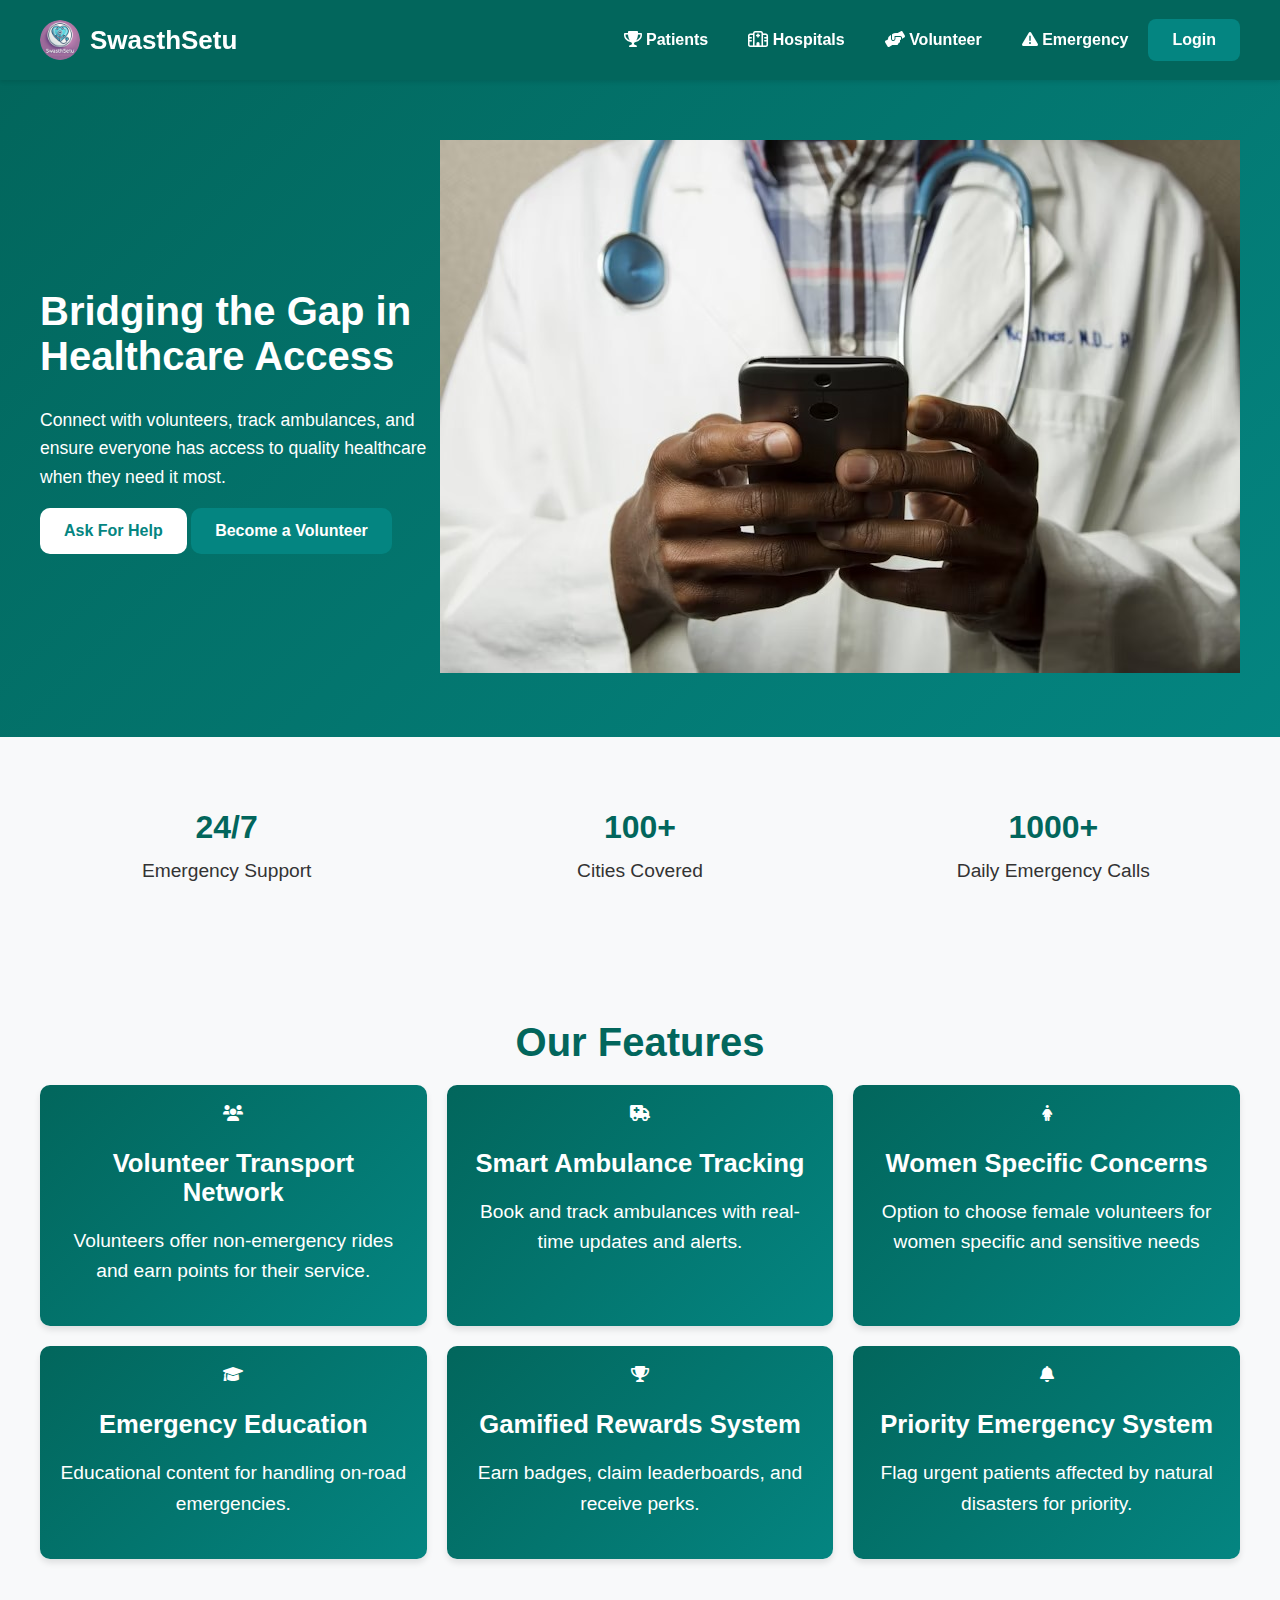
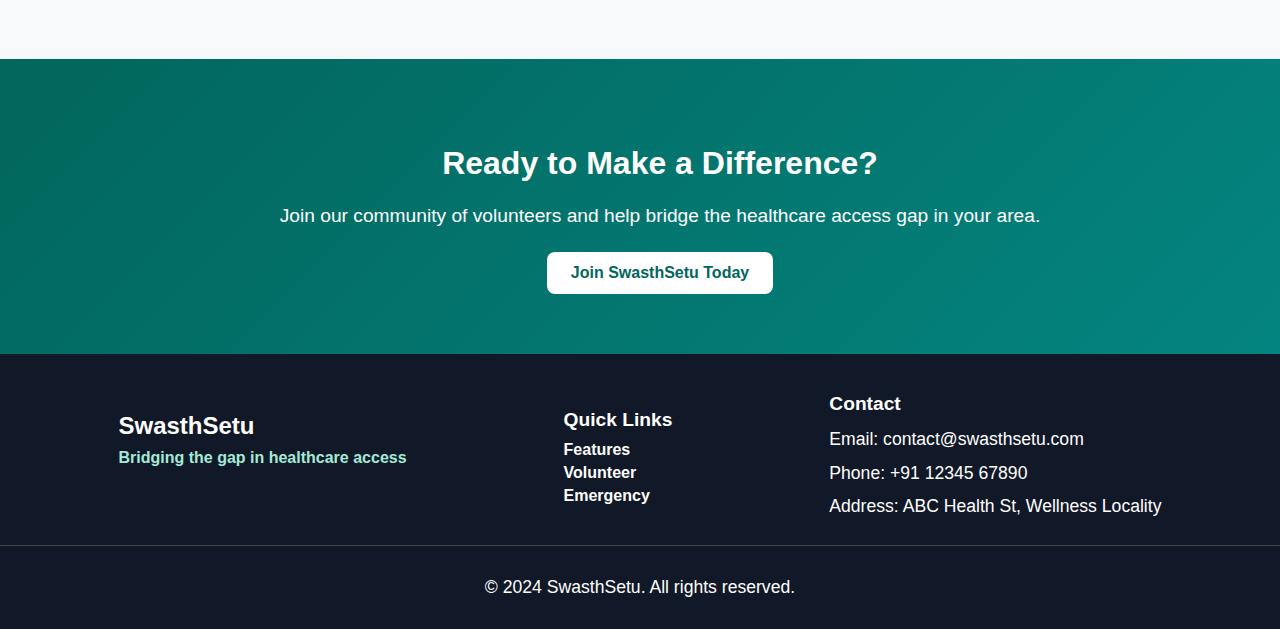
<file: index.html>
<!DOCTYPE html>
<html lang="en">
  <head>
    <meta charset="UTF-8" />
    <meta name="viewport" content="width=device-width, initial-scale=1.0" />
    <title>SwasthSetu - Healthcare Access</title>
    <link rel="stylesheet" href="style.css" />
    <link
      rel="stylesheet"
      href="https://cdnjs.cloudflare.com/ajax/libs/font-awesome/6.0.0/css/all.min.css"
    />
    <script defer src="script.js"></script>
  </head>
  <body>
    <!-- Navbar -->
    <header>
      <nav>
        <div class="logo-container">
          <img src="logo.png" alt="SwasthSetu Logo" class="logo-img" />
          <div class="logo-title">SwasthSetu</div>
        </div>
        <ul class="nav-links">
          <li>
            <a href="Patients.html"><i class="fas fa-trophy"></i> Patients</a>
          </li>
          <li>
            <a href="hospitals.html"
              ><i class="fa-regular fa-hospital"></i> Hospitals</a
            >
          </li>
          <li>
            <a href="leaderboard.html"
              ><i class="fas fa-hands-helping"></i> Volunteer</a
            >
          </li>
          <li>
            <a href="Emergency.html">
              <i class="fas fa-exclamation-triangle"></i> Emergency
            </a>
          </li>
        </ul>

        <a href="login.html" class="get-started">Login</a>
      </nav>
    </header>

    <!-- Hero Section -->
    <section class="hero">
      <div class="hero-content">
        <h1>Bridging the Gap in Healthcare Access</h1>
        <p>
          Connect with volunteers, track ambulances, and ensure everyone has
          access to quality healthcare when they need it most.
        </p>
        <div class="hero-buttons">
          <button
            class="btn btn-white"
            onclick="document.location='AskForHelpForm.html'"
          >
            Ask For Help
          </button>
          <button
            class="btn btn-teal"
            onclick="document.location='BecomeAvolunteerForm.html'"
          >
            Become a Volunteer
          </button>
        </div>
      </div>
      <div class="hero-image">
        <img src="doctor-image.jpg" alt="Doctor holding a phone" />
      </div>
    </section>

    <!-- Stats Section -->
    <section class="stats">
      <div class="stat">
        <h3>24/7</h3>
        <p>Emergency Support</p>
      </div>
      <div class="stat">
        <h3>100+</h3>
        <p>Cities Covered</p>
      </div>
      <div class="stat">
        <h3>1000+</h3>
        <p>Daily Emergency Calls</p>
      </div>
    </section>

    <!-- Features Section -->
    <section id="features" class="features">
      <h2>Our Features</h2>
      <div class="feature-grid">
        <div class="feature-item">
          <i class="fas fa-users"></i>
          <h3>Volunteer Transport Network</h3>
          <p>
            Volunteers offer non-emergency rides and earn points for their
            service.
          </p>
        </div>
        <div class="feature-item">
          <i class="fas fa-ambulance"></i>
          <h3>Smart Ambulance Tracking</h3>
          <p>Book and track ambulances with real-time updates and alerts.</p>
        </div>
        <div class="feature-item">
          <i class="fas fa-person-dress"></i>
          <h3>Women Specific Concerns</h3>
          <p>
            Option to choose female volunteers for women specific and sensitive
            needs
          </p>
        </div>
        <div class="feature-item">
          <i class="fas fa-graduation-cap"></i>
          <h3>Emergency Education</h3>
          <p>Educational content for handling on-road emergencies.</p>
        </div>
        <div class="feature-item">
          <i class="fas fa-trophy"></i>
          <h3>Gamified Rewards System</h3>
          <p>Earn badges, claim leaderboards, and receive perks.</p>
        </div>
        <div class="feature-item">
          <i class="fas fa-bell"></i>
          <h3>Priority Emergency System</h3>
          <p>
            Flag urgent patients affected by natural disasters for priority.
          </p>
        </div>
      </div>
    </section>

    <!-- Call to Action -->
    <section id="get-started" class="cta-section">
      <h2>Ready to Make a Difference?</h2>
      <p>
        Join our community of volunteers and help bridge the healthcare access
        gap in your area.
      </p>
      <button
        class="btn btn-teal"
        onclick="document.location='BecomeAvolunteerForm.html'"
      >
        Join SwasthSetu Today
      </button>
    </section>

    <!-- Footer -->
    <footer>
      <div class="footer-content">
        <div class="footer-logo">
          <div>SwasthSetu</div>
          <p>Bridging the gap in healthcare access</p>
        </div>
        <div class="footer-links">
          <h3>Quick Links</h3>
          <ul>
            <li><a href="#features">Features</a></li>
            <li>
              <a
                href="#volunteer"
                onclick="document.location='BecomeAvolunteerForm.html'"
                >Volunteer</a
              >
            </li>
            <li>
              <a href="#emergency" onclick="document.location='Emergency.html'"
                >Emergency</a
              >
            </li>
          </ul>
        </div>
        <div class="footer-contact">
          <h3>Contact</h3>
          <p>Email: contact@swasthsetu.com</p>
          <p>Phone: +91 12345 67890</p>
          <p>Address: ABC Health St, Wellness Locality</p>
        </div>
      </div>
    </footer>

    <footer class="footer-bottom">
      <p>&copy; 2024 SwasthSetu. All rights reserved.</p>
    </footer>

    <script
      data-name="BMC-Widget"
      data-cfasync="false"
      src="https://cdnjs.buymeacoffee.com/1.0.0/widget.prod.min.js"
      data-id="InsaneJSK"
      data-description="Support me on Buy me a coffee!"
      data-message="Thank you for your support!"
      data-color="#FFDD00"
      data-position="Right"
      data-x_margin="18"
      data-y_margin="18"
    ></script>
  </body>
</html>
</file>
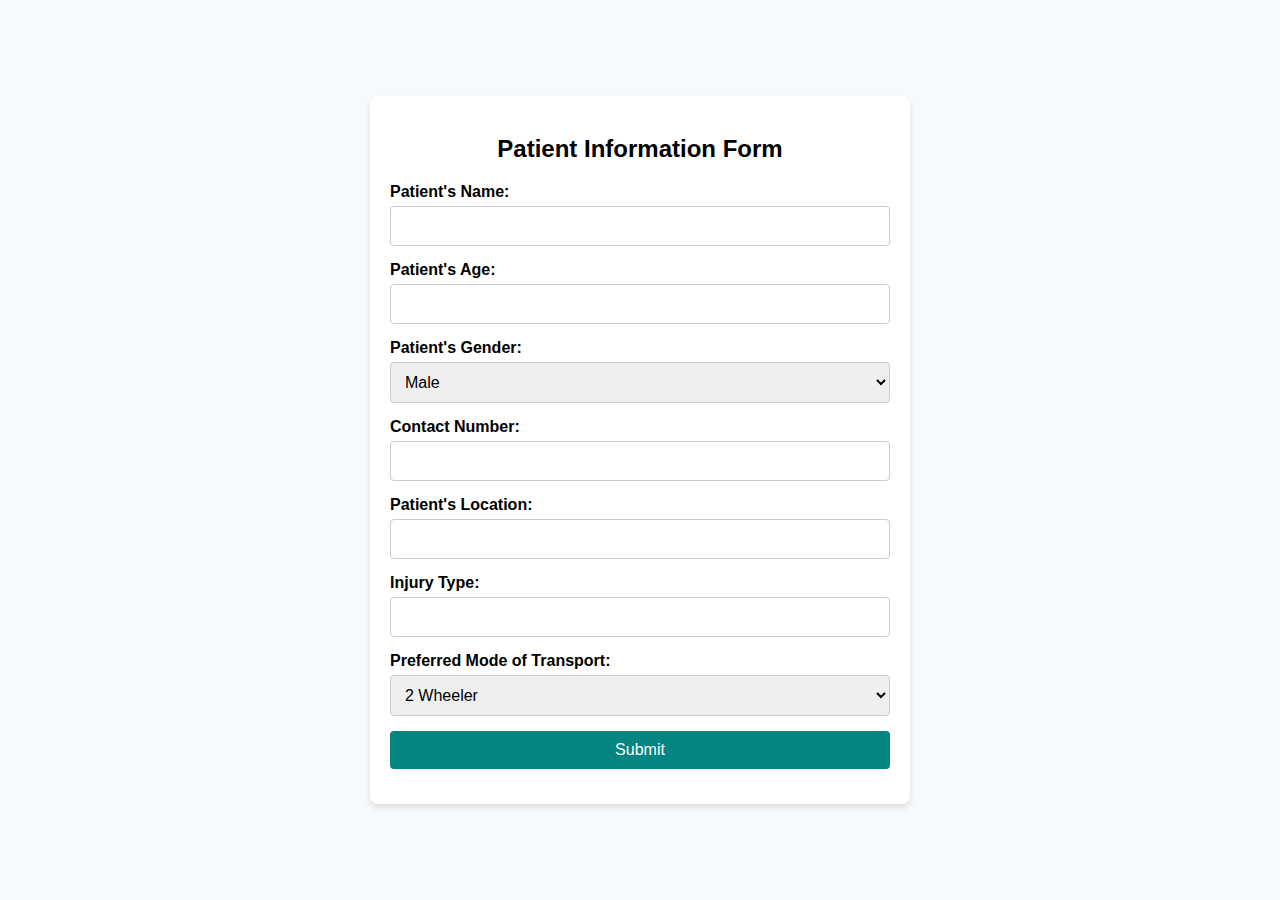
<file: AskForHelpForm.html>
<!DOCTYPE html>
<html lang="en">
<head>
    <meta charset="UTF-8">
    <meta name="viewport" content="width=device-width, initial-scale=1.0">
    <title>Patient Information Form</title>
    <style>
        body {
            margin: 0;
            padding: 0;
            font-family: 'Poppins', sans-serif;
            background-color: #f8f9fa;
            display: flex;
            justify-content: center;
            align-items: center;
            height: 100vh;
        }

        .form-container {
            background-color: white;
            padding: 20px;
            border-radius: 8px;
            box-shadow: 0 4px 6px rgba(0, 0, 0, 0.1);
            width: 100%;
            max-width: 500px;
        }

        h2 {
            font-size: 1.5rem;
            text-align: center;
            margin-bottom: 20px;
        }

        form {
            display: flex;
            flex-direction: column;
        }

        label {
            margin-bottom: 5px;
            font-weight: 600;
        }

        input, select, button {
            padding: 10px;
            margin-bottom: 15px;
            border: 1px solid #ccc;
            border-radius: 4px;
            font-size: 1rem;
        }

        button {
            background-color: #048581;
            color: white;
            border: none;
            cursor: pointer;
            transition: background-color 0.3s ease;
        }

        button:hover {
            background-color: #02665c;
        }
    </style>
    <script>
        document.addEventListener('DOMContentLoaded', function() {
            document.getElementById('patient-form').addEventListener('submit', function(event) {
                event.preventDefault();
                const name = document.getElementById('name').value;
                const age = document.getElementById('age').value;
                const gender = document.getElementById('gender').value;
                const contact = document.getElementById('contact').value;
                const location = document.getElementById('location').value;
                const injury = document.getElementById('injury').value;
                const transport = document.getElementById('transport').value;

                console.log(`Patient's Name: ${name}`);
                console.log(`Patient's Age: ${age}`);
                console.log(`Patient's Gender: ${gender}`);
                console.log(`Contact Number: ${contact}`);
                console.log(`Patient's Location: ${location}`);
                console.log(`Injury Type: ${injury}`);
                console.log(`Preferred Mode of Transport: ${transport}`);

                alert('Form submitted successfully!');
            });
        });
    </script>
</head>
<body>
    <div class="form-container">
        <h2>Patient Information Form</h2>
        <form id="patient-form">
            <label for="name">Patient's Name:</label>
            <input type="text" id="name" name="name" required>

            <label for="age">Patient's Age:</label>
            <input type="number" id="age" name="age" required>

            <label for="gender">Patient's Gender:</label>
            <select id="gender" name="gender" required>
                <option value="male">Male</option>
                <option value="female">Female</option>
                <option value="other">Other</option>
            </select>

            <label for="contact">Contact Number:</label>
            <input type="tel" id="contact" name="contact" required>

            <label for="location">Patient's Location:</label>
            <input type="text" id="location" name="location" required>

            <label for="injury">Injury Type:</label>
            <input type="text" id="injury" name="injury" required>

            <label for="transport">Preferred Mode of Transport:</label>
            <select id="transport" name="transport" required>
                <option value="2-wheeler">2 Wheeler</option>
                <option value="4-wheeler">4 Wheeler</option>
            </select>

            <button type="submit">Submit</button>
        </form>
    </div>
</body>
</html>
</file>
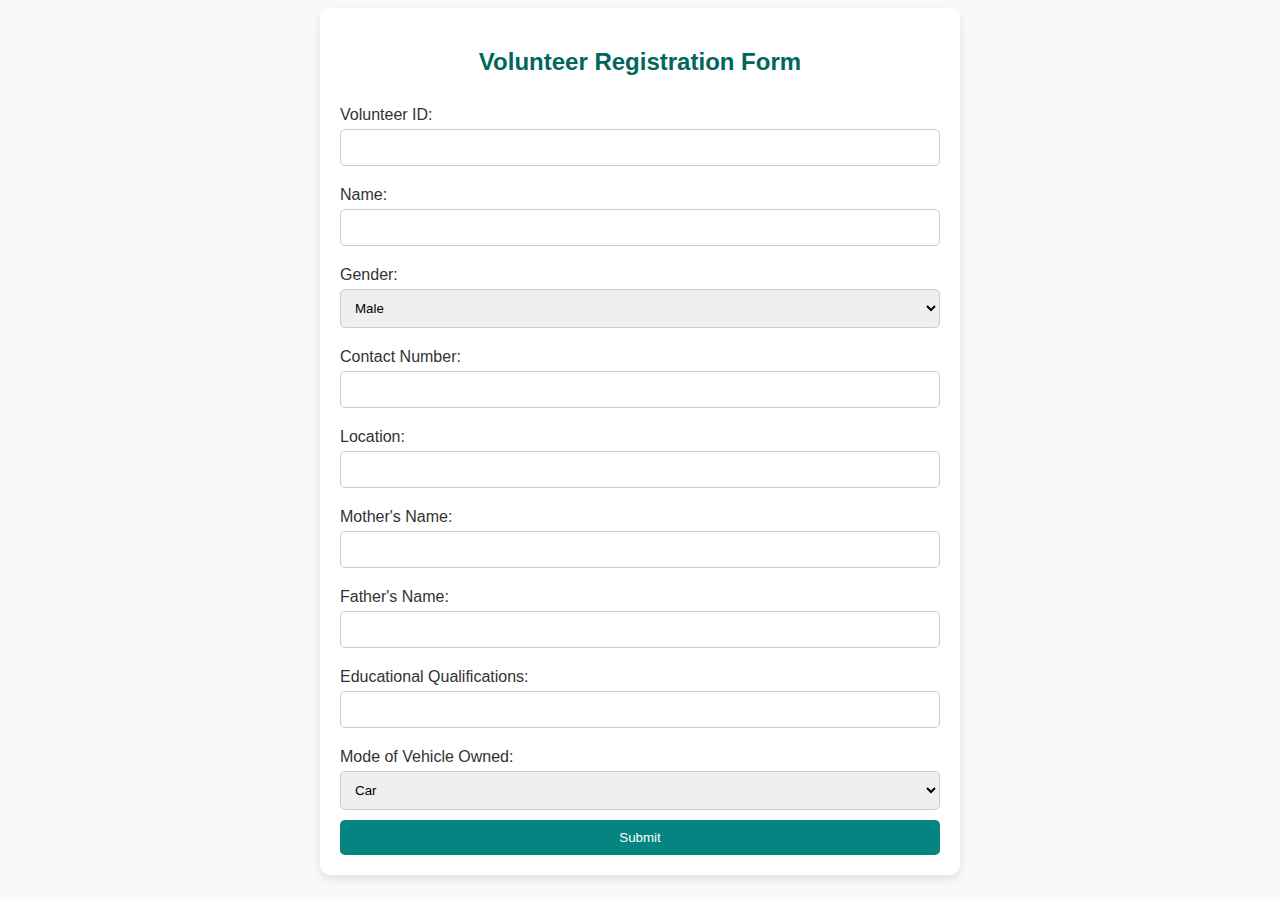
<file: BecomeAvolunteerForm.html>
<!DOCTYPE html>
<html lang="en">
  <head>
    <meta charset="UTF-8" />
    <meta name="viewport" content="width=device-width, initial-scale=1.0" />
    <title>Volunteer Registration - SwasthSetu</title>
    <style>
      body {
        font-family: 'Poppins', sans-serif;
        background-color: #f8f9fa;
        color: #333;
      }
      .container {
        max-width: 600px;
        margin: 0 auto;
        padding: 20px;
        background-color: white;
        border-radius: 10px;
        box-shadow: 0 4px 8px rgba(0, 0, 0, 0.1);
      }
      h2 {
        text-align: center;
        color: #02665c;
      }
      form {
        display: flex;
        flex-direction: column;
      }
      label {
        margin: 10px 0 5px;
      }
      input,
      select {
        padding: 10px;
        border: 1px solid #ccc;
        border-radius: 5px;
        margin-bottom: 10px;
      }
      .btn {
        background-color: #048581;
        color: white;
        padding: 10px;
        border: none;
        border-radius: 5px;
        cursor: pointer;
      }
      .btn:hover {
        background-color: #02665c;
      }
    </style>
    <script>
      function submitForm(event) {
        event.preventDefault();
        console.log("Form Submitted!");
      }
    </script>
  </head>
  <body>
    <div class="container">
      <h2>Volunteer Registration Form</h2>
      <form onsubmit="submitForm(event)">
        <label for="volunteerID">Volunteer ID:</label>
        <input type="text" id="volunteerID" name="volunteerID" required />

        <label for="name">Name:</label>
        <input type="text" id="name" name="name" required />

        <label for="gender">Gender:</label>
        <select id="gender" name="gender" required>
          <option value="male">Male</option>
          <option value="female">Female</option>
          <option value="other">Other</option>
        </select>

        <label for="contact">Contact Number:</label>
        <input type="tel" id="contact" name="contact" required />

        <label for="location">Location:</label>
        <input type="text" id="location" name="location" required />

        <label for="motherName">Mother's Name:</label>
        <input type="text" id="motherName" name="motherName" required />

        <label for="fatherName">Father's Name:</label>
        <input type="text" id="fatherName" name="fatherName" required />

        <label for="education">Educational Qualifications:</label>
        <input type="text" id="education" name="education" required />

        <label for="vehicle">Mode of Vehicle Owned:</label>
        <select id="vehicle" name="vehicle" required>
          <option value="car">Car</option>
          <option value="bike">Bike</option>
          <option value="cycle">Cycle</option>
          <option value="none">None</option>
        </select>

        <button type="submit" class="btn">Submit</button>
      </form>
    </div>
  </body>
</html>
</file>
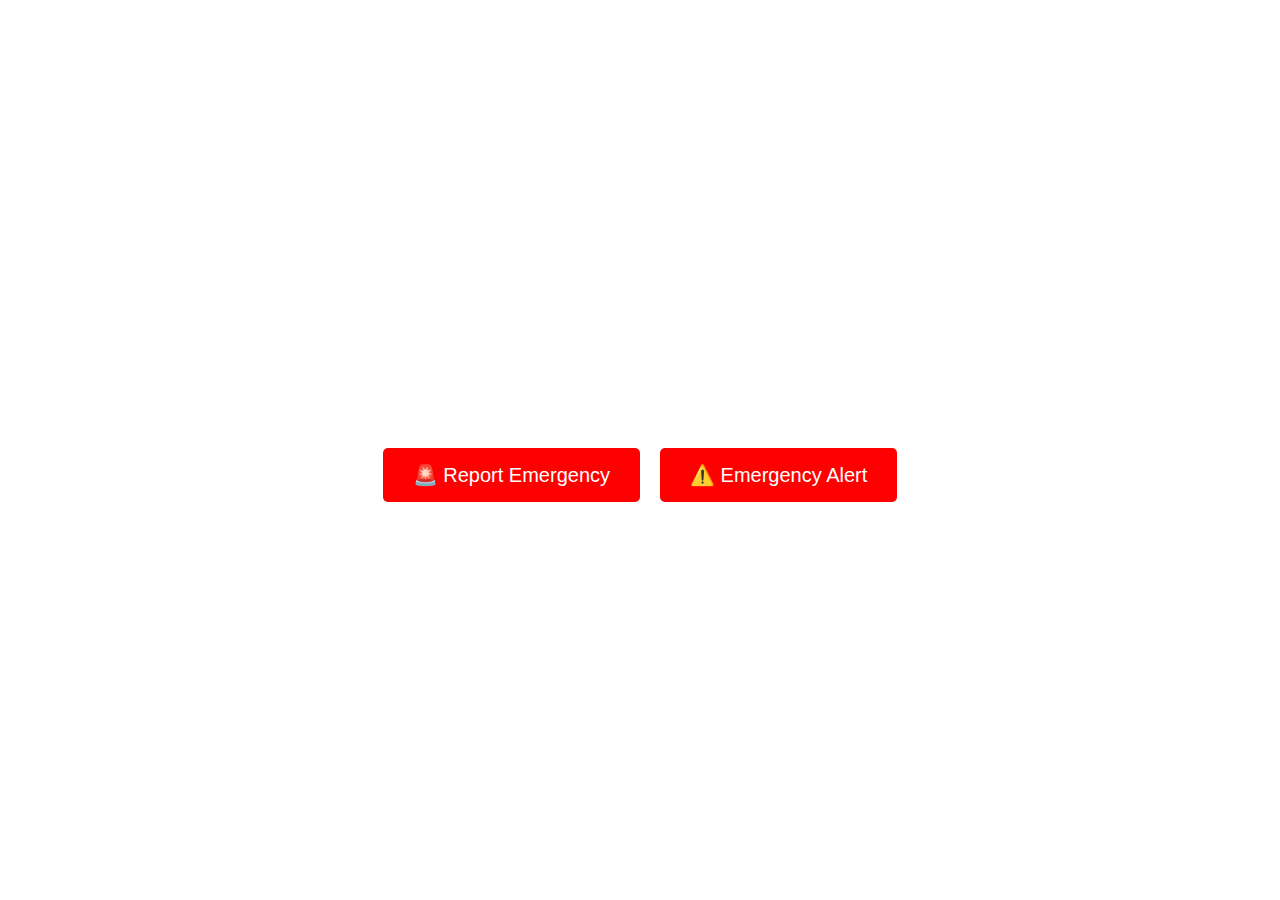
<file: Emergency.html>
<!DOCTYPE html>
<html lang="en">
  <head>
    <meta charset="UTF-8" />
    <meta name="viewport" content="width=device-width, initial-scale=1.0" />
    <title>Emergency System</title>
    <style>
      /* General Styles */
      body {
        font-family: Arial, sans-serif;
        margin: 0;
        padding: 0;
        display: flex;
        flex-direction: column;
        align-items: center;
        justify-content: center;
        height: 100vh;
      }

      /* Emergency Button Container */
      .button-container {
        margin-top: 50px;
        display: flex;
        justify-content: center;
      }

      /* Emergency Buttons */
      .report-emergency,
      .emergency-alert {
        background-color: red;
        color: white;
        font-size: 20px;
        padding: 15px 30px;
        border: none;
        border-radius: 5px;
        cursor: pointer;
        margin: 10px;
      }

      .report-emergency:hover,
      .emergency-alert:hover {
        background-color: darkred;
      }

      /* Emergency Modal */
      .modal {
        display: none; /* Initially hidden */
        position: fixed; /* Stay in place */
        z-index: 1; /* Sit on top */
        left: 0;
        top: 0;
        width: 100%; /* Full width */
        height: 100%; /* Full height */
        overflow: auto; /* Enable scroll if needed */
        background-color: rgba(0, 0, 0, 0.4); /* Black w/ opacity */
      }

      /* Modal Content */
      .modal-content {
        background-color: white;
        margin: 15% auto; /* 15% from the top and centered */
        padding: 20px;
        border: 1px solid #888;
        width: 80%; /* Could be more narrow */
      }

      /* Close Button (x) */
      .close {
        color: #fff;
        float: right;
        font-size: 30px;
        font-weight: bold;
      }

      .close:hover,
      .close:focus {
        color: black;
        cursor: pointer;
      }

      /* Emergency Alert Details */
      .patient {
        margin-bottom: 10px;
      }

      .alert {
        margin-top: 20px;
        padding: 10px;
        border-radius: 5px;
        background-color: #ffeb3b;
        color: #333;
        display: none;
      }
    </style>
  </head>
  <body>
    <div class="button-container">
      <button class="report-emergency" id="report-emergency-btn">
        🚨 Report Emergency
      </button>
      <button class="emergency-alert" id="emergency-alert-btn">
        ⚠️ Emergency Alert
      </button>
    </div>

    <div id="alerts"></div>

    <div id="emergency-modal" class="modal">
      <div class="modal-content">
        <span class="close">&times;</span>
        <h2>Emergency Alert</h2>
        <p>Enter details of the emergency to notify volunteers.</p>
        <input
          type="text"
          id="emergency-location"
          placeholder="Enter affected area"
        />
        <textarea
          id="emergency-details"
          placeholder="Describe the situation"
        ></textarea>
        <button id="send-alert">Send Alert</button>
      </div>
    </div>

    <script>
      // Get modal elements
      const modal = document.getElementById("emergency-modal");
      const reportEmergencyBtn = document.getElementById(
        "report-emergency-btn"
      );
      const emergencyAlertBtn = document.getElementById("emergency-alert-btn");
      const closeBtn = document.querySelector(".close");
      const sendAlertBtn = document.getElementById("send-alert");
      const alertsContainer = document.getElementById("alerts");

      // Open Modal on Click
      reportEmergencyBtn.addEventListener("click", () => {
        modal.style.display = "flex";
      });

      emergencyAlertBtn.addEventListener("click", () => {
        // Mock data for patients affected by a natural disaster
        const patients = [
          {
            id: 1,
            name: "Ravi Gupta",
            condition: "Critical",
            location: "Location 1",
          },
          {
            id: 2,
            name: "Vivek Samtani",
            condition: "Serious",
            location: "Location 2",
          },
        ];

        // Flagging urgent patients
        const urgentPatients = patients.filter(
          (patient) =>
            patient.condition === "Critical" || patient.condition === "Serious"
        );

        // Display notifications to volunteers
        displayAlerts(urgentPatients);
      });

      // Close Modal on Click (× button)
      closeBtn.addEventListener("click", () => {
        modal.style.display = "none";
      });

      // Close Modal if user clicks outside the modal
      window.addEventListener("click", (event) => {
        if (event.target === modal) {
          modal.style.display = "none";
        }
      });

      // Handle Emergency Alert Submission
      sendAlertBtn.addEventListener("click", () => {
        const location = document.getElementById("emergency-location").value;
        const details = document.getElementById("emergency-details").value;

        if (location && details) {
          alert(
            `🚨 Emergency alert sent for ${location}!\nDetails: ${details}`
          );
          modal.style.display = "none";
        } else {
          alert("⚠️ Please fill in all details.");
        }
      });

      // Function to display alerts
      function displayAlerts(urgentPatients) {
        alertsContainer.innerHTML = ""; // Clear previous alerts

        urgentPatients.forEach((patient) => {
          const alertDiv = document.createElement("div");
          alertDiv.classList.add("alert", "patient");
          alertDiv.textContent = `Urgent case: ${patient.name}, Condition: ${patient.condition}, Location: ${patient.location}`;
          alertsContainer.appendChild(alertDiv);
        });

        // Show alert container
        const alerts = document.querySelectorAll(".alert");
        alerts.forEach((alert) => (alert.style.display = "block"));
      }
    </script>
  </body>
</html>
</file>
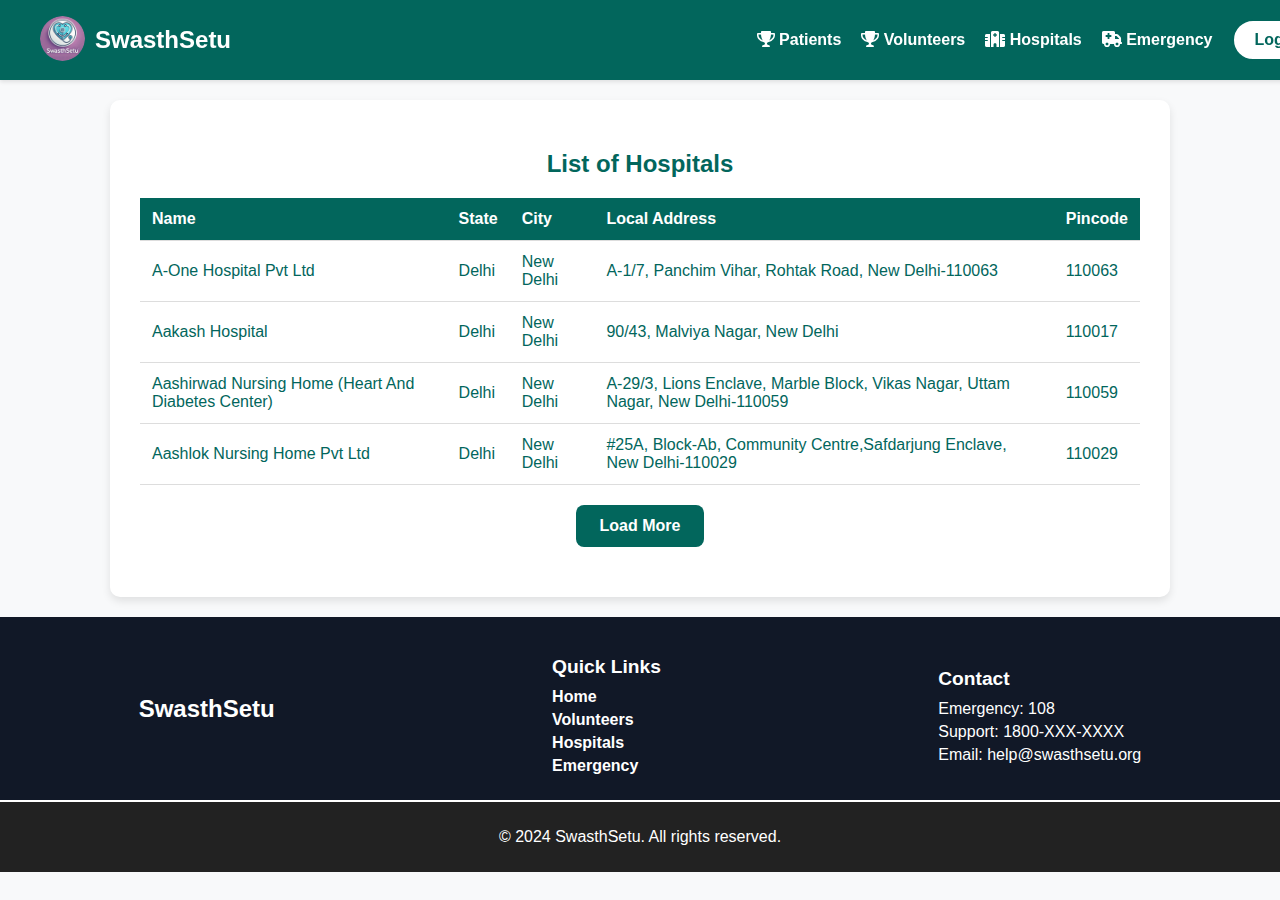
<file: hospitals.html>
<!DOCTYPE html>
<html lang="en">
  <head>
    <meta charset="UTF-8" />
    <meta name="viewport" content="width=device-width, initial-scale=1.0" />
    <title>Hospitals - SwasthSetu</title>
    <link rel="stylesheet" href="hospitals.css" />
    <script src="https://cdnjs.cloudflare.com/ajax/libs/font-awesome/6.0.0/css/all.min.css"></script>
    <link
      rel="stylesheet"
      href="https://cdnjs.cloudflare.com/ajax/libs/font-awesome/6.0.0/css/all.min.css"
    />
  </head>
  <body>
    <!-- Header -->
    <header>
      <nav>
        <div class="logo-container">
          <a href="index.html">
            <img src="logo.png" alt="SwasthSetu Logo" class="logo-img"
          /></a>
          <span class="logo-text">SwasthSetu</span>
        </div>
        <div class="navbar-right">
          <ul class="nav-links">
            <li>
              <a href="Patients.html"><i class="fas fa-trophy"></i> Patients</a>
            </li>
            <li>
              <a href="leaderboard.html"
                ><i class="fas fa-trophy"></i> Volunteers</a
              >
            </li>
            <li>
              <a href="hospitals.html"
                ><i class="fas fa-hospital"></i> Hospitals</a
              >
            </li>
            <li>
              <a href="#emergency"
                ><i class="fas fa-ambulance"></i> Emergency</a
              >
            </li>
          </ul>
          <a href="login.html" class="cta login-btn">Login</a>
        </div>
      </nav>
    </header>

    <!-- Hospitals Table -->
    <section class="hospitals-container">
      <h2>List of Hospitals</h2>
      <table>
        <thead>
          <tr>
            <th>Name</th>
            <th>State</th>
            <th>City</th>
            <th>Local Address</th>
            <th>Pincode</th>
          </tr>
        </thead>
        <tbody>
          <tr>
            <td>A-One Hospital Pvt Ltd</td>
            <td>Delhi</td>
            <td>New Delhi</td>
            <td>A-1/7, Panchim Vihar, Rohtak Road, New Delhi-110063</td>
            <td>110063</td>
          </tr>
          <tr>
            <td>Aakash Hospital</td>
            <td>Delhi</td>
            <td>New Delhi</td>
            <td>90/43, Malviya Nagar, New Delhi</td>
            <td>110017</td>
          </tr>
          <tr>
            <td>Aashirwad Nursing Home (Heart And Diabetes Center)</td>
            <td>Delhi</td>
            <td>New Delhi</td>
            <td>
              A-29/3, Lions Enclave, Marble Block, Vikas Nagar, Uttam Nagar, New
              Delhi-110059
            </td>
            <td>110059</td>
          </tr>
          <tr>
            <td>Aashlok Nursing Home Pvt Ltd</td>
            <td>Delhi</td>
            <td>New Delhi</td>
            <td>
              #25A, Block-Ab, Community Centre,Safdarjung Enclave, New
              Delhi-110029
            </td>
            <td>110029</td>
          </tr>
        </tbody>
      </table>
      <button id="load-more" class="load-more-btn">Load More</button>
    </section>

    <!-- Footer -->
    <footer>
      <div class="footer-content">
        <div class="footer-logo">SwasthSetu</div>
        <div class="footer-links">
          <h3>Quick Links</h3>
          <ul>
            <li><a href="index.html">Home</a></li>
            <li><a href="leaderboard.html">Volunteers</a></li>
            <li><a href="hospitals.html">Hospitals</a></li>
            <li><a href="#emergency">Emergency</a></li>
          </ul>
        </div>
        <div class="footer-contact">
          <h3>Contact</h3>
          <p>Emergency: 108</p>
          <p>Support: 1800-XXX-XXXX</p>
          <p>Email: help@swasthsetu.org</p>
        </div>
      </div>
    </footer>

    <!-- Copyright Footer -->
    <div class="bottom-footer">
      <p>&copy; 2024 SwasthSetu. All rights reserved.</p>
    </div>
  </body>
</html>
</file>
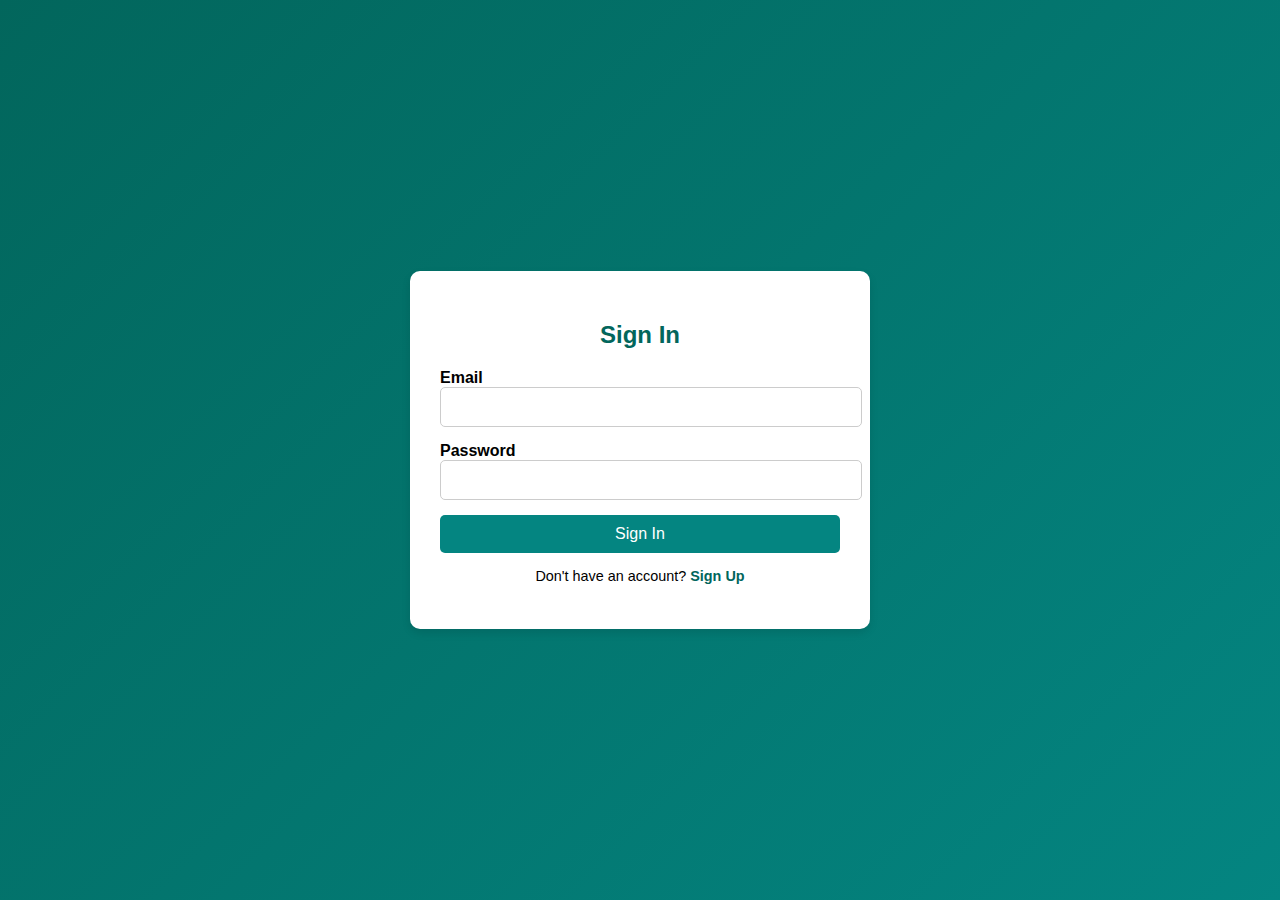
<file: login.html>
<!DOCTYPE html>
<html lang="en">
  <head>
    <meta charset="UTF-8" />
    <meta name="viewport" content="width=device-width, initial-scale=1.0" />
    <title>Login - SwasthSetu</title>
    <link
      rel="stylesheet"
      href="https://cdnjs.cloudflare.com/ajax/libs/font-awesome/6.0.0/css/all.min.css"
    />
    <style>
      /* General Reset */
      body {
        margin: 0;
        padding: 0;
        font-family: 'Poppins', sans-serif;
        display: flex;
        justify-content: center;
        align-items: center;
        height: 100vh;
        background: linear-gradient(135deg, #02665c, #048581);
      }

      /* Login Container */
      .login-container {
        background-color: white;
        padding: 30px;
        border-radius: 10px;
        box-shadow: 0 4px 8px rgba(0, 0, 0, 0.1);
        width: 100%;
        max-width: 400px;
        text-align: center;
      }

      /* Form Title */
      h2 {
        margin-bottom: 20px;
        color: #02665c;
      }

      /* Input Group */
      .input-group {
        margin-bottom: 15px;
        text-align: left;
      }

      .input-group label {
        font-weight: 600;
        display: block;
      }

      .input-group input {
        width: 100%;
        padding: 10px;
        border: 1px solid #ccc;
        border-radius: 5px;
        font-size: 1rem;
      }

      /* Button */
      .btn {
        width: 100%;
        padding: 10px;
        background-color: #048581;
        color: white;
        border: none;
        border-radius: 5px;
        cursor: pointer;
        font-size: 1rem;
        transition: background 0.3s ease;
      }

      .btn:hover {
        background-color: #02665c;
      }

      /* Toggle Text */
      .toggle-text {
        margin-top: 15px;
        font-size: 0.9rem;
      }

      .toggle-text a {
        color: #02665c;
        font-weight: bold;
        text-decoration: none;
      }

      .toggle-text a:hover {
        text-decoration: underline;
      }
    </style>
  </head>
  <body>
    <div class="login-container">
      <div class="form-box">
        <h2>Sign In</h2>
        <form id="login-form">
          <div class="input-group">
            <label for="email">Email</label>
            <input type="email" id="email" required />
          </div>

          <div class="input-group">
            <label for="password">Password</label>
            <input type="password" id="password" required />
          </div>

          <button type="submit" class="btn">Sign In</button>
        </form>
        <p class="toggle-text">
          Don't have an account? <a href="login2.html">Sign Up</a>
        </p>
      </div>
    </div>

    <script>
      document.addEventListener("DOMContentLoaded", function () {
        const loginForm = document.getElementById("login-form");

        loginForm.addEventListener("submit", function (event) {
          event.preventDefault();
          alert("Sign In Successful!");
        });
      });
    </script>
  </body>
</html>
</file>
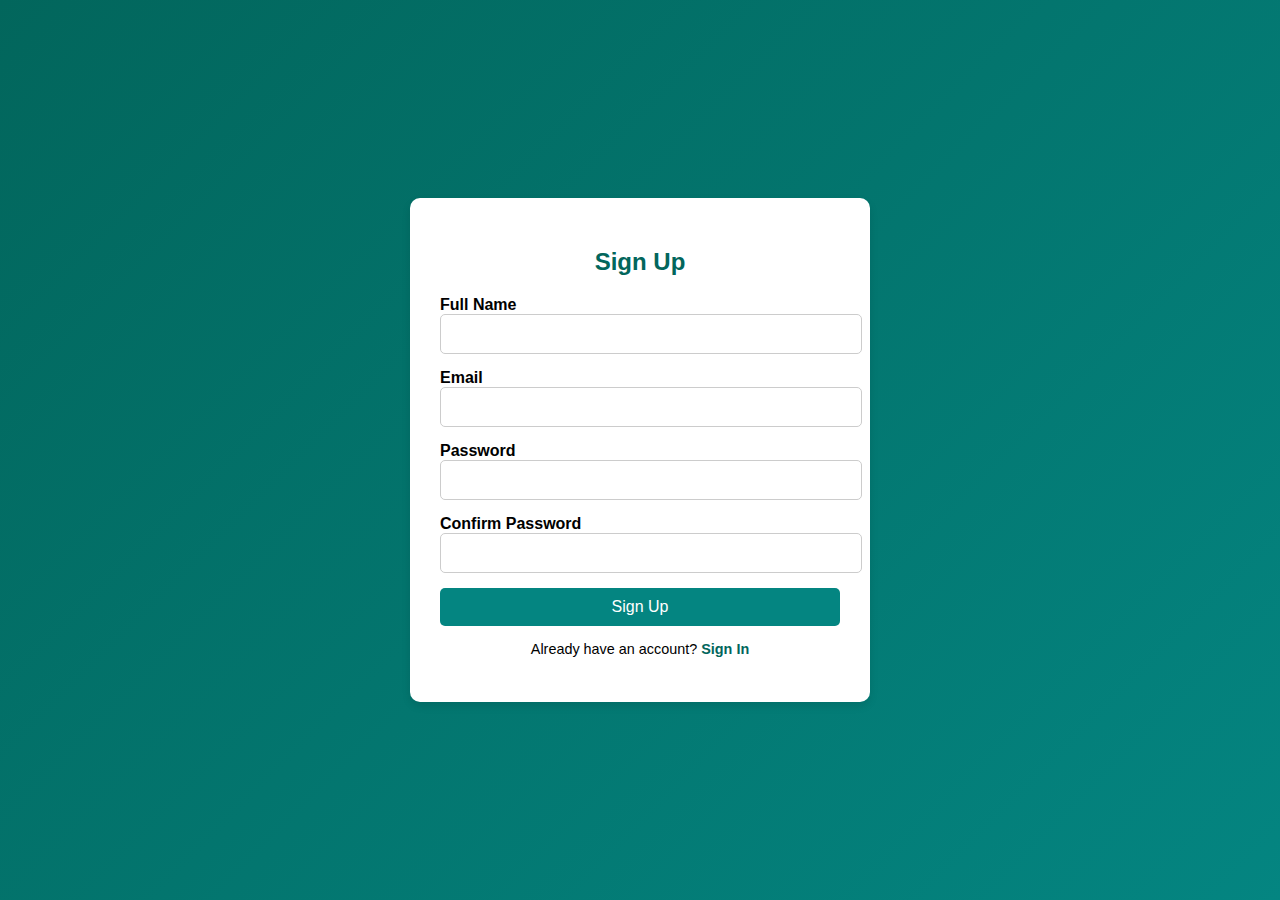
<file: login2.html>
<!DOCTYPE html>
<html lang="en">
  <head>
    <meta charset="UTF-8" />
    <meta name="viewport" content="width=device-width, initial-scale=1.0" />
    <title>Sign Up - SwasthSetu</title>
    <link
      rel="stylesheet"
      href="https://cdnjs.cloudflare.com/ajax/libs/font-awesome/6.0.0/css/all.min.css"
    />
    <style>
      /* General Reset */
      body {
        margin: 0;
        padding: 0;
        font-family: 'Poppins', sans-serif;
        display: flex;
        justify-content: center;
        align-items: center;
        height: 100vh;
        background: linear-gradient(135deg, #02665c, #048581);
      }

      /* Login Container */
      .login-container {
        background-color: white;
        padding: 30px;
        border-radius: 10px;
        box-shadow: 0 4px 8px rgba(0, 0, 0, 0.1);
        width: 100%;
        max-width: 400px;
        text-align: center;
      }

      /* Form Title */
      h2 {
        margin-bottom: 20px;
        color: #02665c;
      }

      /* Input Group */
      .input-group {
        margin-bottom: 15px;
        text-align: left;
      }

      .input-group label {
        font-weight: 600;
        display: block;
      }

      .input-group input {
        width: 100%;
        padding: 10px;
        border: 1px solid #ccc;
        border-radius: 5px;
        font-size: 1rem;
      }

      /* Button */
      .btn {
        width: 100%;
        padding: 10px;
        background-color: #048581;
        color: white;
        border: none;
        border-radius: 5px;
        cursor: pointer;
        font-size: 1rem;
        transition: background 0.3s ease;
      }

      .btn:hover {
        background-color: #02665c;
      }

      /* Toggle Text */
      .toggle-text {
        margin-top: 15px;
        font-size: 0.9rem;
      }

      .toggle-text a {
        color: #02665c;
        font-weight: bold;
        text-decoration: none;
      }

      .toggle-text a:hover {
        text-decoration: underline;
      }
    </style>
  </head>
  <body>
    <div class="login-container">
      <div class="form-box">
        <h2>Sign Up</h2>
        <form id="signup-form">
          <div class="input-group">
            <label for="name">Full Name</label>
            <input type="text" id="name" required />
          </div>

          <div class="input-group">
            <label for="email">Email</label>
            <input type="email" id="email" required />
          </div>

          <div class="input-group">
            <label for="password">Password</label>
            <input type="password" id="password" required />
          </div>

          <div class="input-group">
            <label for="confirm-password">Confirm Password</label>
            <input type="password" id="confirm-password" required />
          </div>

          <button type="submit" class="btn">Sign Up</button>
        </form>
        <p class="toggle-text">
          Already have an account? <a href="login.html">Sign In</a>
        </p>
      </div>
    </div>

    <script>
      document.addEventListener("DOMContentLoaded", function () {
        const signupForm = document.getElementById("signup-form");

        signupForm.addEventListener("submit", function (event) {
          event.preventDefault();

          const password = document.getElementById("password").value;
          const confirmPassword = document.getElementById("confirm-password").value;

          if (password !== confirmPassword) {
            alert("Passwords do not match!");
            return;
          }

          alert("Sign Up Successful!");
        });
      });
    </script>
  </body>
</html>
</file>
<file: style.css>
/* General Reset */
body {
    margin: 0;
    padding: 0;
    font-family: 'Poppins', sans-serif;
    color: #333;
    background-color: #f8f9fa;
}

h1 {
    font-size: 2.5rem;
    font-weight: 700;
}

h2 {
    font-size: 2rem;
    font-weight: 600;
}

h3 {
    font-size: 1.5rem;
    font-weight: 500;
}

p {
    font-size: 1.1rem;
    line-height: 1.6;
}

/* Updated Navbar Alignment */
.nav-links {
    margin-left: auto; /* Pushes buttons to the right */
    display: flex;
    gap: 20px;
}

/* Improved Font Styling */
body {
    font-family: 'Poppins', sans-serif; /* More professional font */
}

h1 {
    font-size: 2.5rem;
    font-weight: bold;
}

p {
    font-size: 1.1rem;
    line-height: 1.6;
}

/* Logo Styling */
.logo-container {
    display: flex;
    align-items: center;
    gap: 10px;
}

.logo-img {
    height: 40px; /* Adjusted to fit the header appropriately */
    width: 40px;
    border-radius: 50%;
}

.logo-title {
    font-size: 26px;
    font-weight: bold;
    color: white;
}


/* Navbar */
nav {
    display: flex;
    justify-content: space-between;
    align-items: center;
    padding: 15px 40px;
    background-color: #02665c;
    color: white;
    position: sticky;
    top: 0;
    z-index: 10;
    box-shadow: 0 2px 4px rgba(0, 0, 0, 0.1);
}

nav .logo {
    font-size: 26px;
    font-weight: bold;
    color: white;
}

.nav-links {
    list-style: none;
    display: flex;
    align-items: center;
    margin-left: auto; /* Pushes items to the right */
    padding: 0;
    margin-left: auto; /* Pushes buttons to the right */
    display: flex;
    gap: 20px;
}


.nav-links li {
    margin-left: 20px;
}

.nav-links li a {
    color: white;
    text-decoration: none;
    font-weight: bold;
    transition: color 0.3s ease;
}

.nav-links li a:hover {
    color: #a2ebd8;
}

.get-started {
    padding: 12px 24px;
    background: #048581;
    color: white;
    font-size: 1rem;
    font-weight: 600;
    border-radius: 8px;
    text-decoration: none;
    transition: all 0.3s ease;
    display: inline-block;
    margin-left: 20px;
    cursor: pointer;
}

.get-started:hover {
    background: white;
    color: #048581;
    border: 2px solid #048581;
}

/* CTA */
.cta-section {
    text-align: center;
    padding: 60px 20px;
    background: linear-gradient(135deg, #02665c, #048581);
    color: white;
    margin-top: 40px ;
    width: 100%; /* Spanning across the entire page */
    box-shadow: 0 4px 10px rgba(0, 0, 0, 0.1);
}

.cta-section h2 {
    font-size: 2rem;
    font-weight: 700;
    margin-bottom: 15px;
}

.cta-section p {
    font-size: 1.2rem;
    font-weight: 400;
    margin-bottom: 20px;
}

.cta-section .btn {
    padding: 12px 24px;
    background: white;
    color: #02665c;
    font-size: 1rem;
    font-weight: 600;
    border-radius: 8px;
    text-decoration: none;
    transition: all 0.3s ease;
    display: inline-block;
}

.cta-section .btn:hover {
    background: #048581;
    color: white;
}

/* Hero Section */
.hero {
    display: flex;
    justify-content: space-between;
    align-items: center;
    padding: 60px 40px;
    background: linear-gradient(135deg, #02665c, #048581);
    color: white;
}

.hero-content {
    max-width: 50%;
}

.hero-buttons .btn {
    padding: 14px 24px;
    border-radius: 10px; /* More modern look */
    font-size: 1rem;
    font-weight: 600;
    position: relative;
    transition: all 0.3s ease;
    cursor: pointer;
}


.btn-white {
    background: white;
    color: #048581;
    border: none;
}

.btn-white:hover {
    background: #048581;
    color: white;
    padding-right: 32px;
}

.btn-white:hover::after {
    content: ' >';
    position: absolute;
    right: 16px;
    transition: right 0.3s ease;
}

.btn-teal {
    background: #048581;
    color: white;
    border: none;
}

.btn-teal:hover {
    background: white;
    color: #048581;
}

/* Stats Section */
.stats {
    display: flex;
    justify-content: center;
    padding: 40px 40px;
    background: #f8f9fa;
    text-align: center;
    gap: 40px;
    flex-wrap: wrap;
}

.stat {
    flex: 1;
    min-width: 250px;
}

.stat h3 {
    font-size: 2rem;
    font-weight: 700;
    color: #02665c;
    margin-bottom: 10px;
}

.stat p {
    font-size: 1.2rem;
    font-weight: 500;
    color: #333;
    margin: 0;
}


/* Features Section */
.features {
    padding: 60px 40px;
    text-align: center;
    background: #f8f9fa;
}

.features h2 {
    font-size: 2.5rem;
    font-weight: 700;
    color: #02665c;
    margin-bottom: 20px;
}

.feature-grid {
    display: grid;
    grid-template-columns: repeat(auto-fit, minmax(300px, 1fr));
    gap: 20px;
    margin-top: 20px;
    justify-content: center;
}

.feature-item {
    background: linear-gradient(135deg, #02665c, #048581);
    padding: 20px;
    border-radius: 10px;
    box-shadow: 0 4px 6px rgba(0, 0, 0, 0.1);
    transition: transform 0.3s ease, box-shadow 0.3s ease;
    color: white;
    text-align: center;
}

.feature-item:hover {
    transform: translateY(-5px);
    box-shadow: 0 10px 20px rgba(0, 0, 0, 0.15);
    background: linear-gradient(135deg, #048581, #02665c);
}

.feature-item h3 {
    font-size: 1.6rem;
    font-weight: 700;
    margin-bottom: 10px;
}

.feature-item p {
    font-size: 1.2rem;
    font-weight: 400;
}

@media (min-width: 768px) {
    .feature-grid {
        grid-template-columns: repeat(3, 1fr);
        justify-items: center;
    }
}


/* Footer */
footer {
    background: #111827;
    color: white;
    padding: 20px 40px;
    display: flex;
    justify-content: space-between;
    align-items: center;
    flex-wrap: wrap;
    text-align: center;
}

.footer-content {
    display: flex;
    justify-content: space-around;
    width: 100%;
    align-items: center;
}

.footer-logo {
    font-size: 1.5rem;
    font-weight: bold;
    text-align: left;
}

.footer-logo p {
    font-size: 1rem;
    margin-top: 5px;
    color: #a2ebd8;
}

.footer-links {
    text-align: left;
}

.footer-links h3 {
    font-size: 1.2rem;
    font-weight: bold;
    margin-bottom: 10px;
}

.footer-links ul {
    list-style: none;
    padding: 0;
    margin: 0;
}

.footer-links li {
    margin-bottom: 5px;
}

.footer-links li a {
    color: white;
    text-decoration: none;
    font-weight: bold;
    transition: color 0.3s ease;
}

.footer-links li a:hover {
    color: #a2ebd8;
}

.footer-contact {
    text-align: left;
}

.footer-contact h3 {
    font-size: 1.2rem;
    font-weight: bold;
    margin-bottom: 10px;
}

.footer-contact p {
    margin: 5px 0;
}

/* Bottom Footer Styling */
.footer-bottom {
    background: #111827;
    color: white;
    text-align: center;
    padding: 10px 0;
    font-size: 0.9rem;
    border-top: 1px solid #444;
    display: flex;
    justify-content: center;
    align-items: center;
}
</file>
<file: hospitals.css>
/* General Reset */
body {
    margin: 0;
    padding: 0;
    font-family: 'Poppins', sans-serif;
    background: #f8f9fa; /* Light background for consistency */
    color: #333;
    display: flex;
    flex-direction: column;
    align-items: center;
}

/* Navbar - Full Width & Fixed */
nav {
    display: flex;
    justify-content: space-between;
    align-items: center;
    width: 100%;
    padding: 15px 40px;
    background-color: #02665c;
    color: white;
    position: fixed;
    top: 0;
    left: 0;
    right: 0;
    z-index: 1000;
    box-shadow: 0 2px 4px rgba(0, 0, 0, 0.1);
}

/* Logo and Title */
.logo-container {
    display: flex;
    align-items: center;
}

.logo-img {
    width: 45px;
    height: 45px;
    margin-right: 10px;
    border-radius: 50%;
}

.logo-text {
    font-size: 24px;
    font-weight: bold;
    color: white;
}

/* Navbar Right - Aligns Nav Links & Login Button */
.navbar-right {
    display: flex;
    align-items: center;
    margin-left: auto;
}

/* Navbar Links */
.nav-links {
    list-style: none;
    display: flex;
    align-items: center;
    padding: 0;
}

.nav-links li {
    margin-left: 20px;
}

.nav-links li a {
    color: white;
    text-decoration: none;
    font-weight: bold;
    transition: color 0.3s ease;
}

.nav-links li a:hover {
    color: #a2ebd8;
}

/* Login Button */
.login-btn {
    padding: 10px 20px;
    background-color: white;
    color: #02665c;
    border-radius: 50px;
    font-weight: bold;
    text-decoration: none;
    border: 2px solid #02665c;
    transition: all 0.3s ease;
    margin-left: 20px;
    cursor: pointer;
}

.login-btn:hover {
    background-color: #02665c;
    color: white;
}

/* Hospitals Container */
.hospitals-container {
    margin-top: 100px;
    width: 90%;
    max-width: 1000px;
    background-color: white;
    padding: 30px;
    border-radius: 10px;
    box-shadow: 0 4px 8px rgba(0, 0, 0, 0.1);
    text-align: center;
    color: #02665c;
}

/* Table Styling */
table {
    width: 100%;
    border-collapse: collapse;
    margin-top: 20px;
}

th, td {
    padding: 12px;
    border-bottom: 1px solid #ddd;
    text-align: left;
}

th {
    background-color: #02665c;
    color: white;
}

/* Footer */
footer {
    background: #111827;
    color: white;
    padding: 20px 40px;
    display: flex;
    justify-content: space-between;
    align-items: center;
    flex-wrap: wrap;
    text-align: center;
    width: 100%;
    margin-top: 20px;
}

.footer-content {
    display: flex;
    justify-content: space-around;
    width: 100%;
    align-items: center;
}

.footer-logo {
    font-size: 1.5rem;
    font-weight: bold;
    text-align: left;
}

.footer-logo p {
    font-size: 1rem;
    margin-top: 5px;
    color: #a2ebd8;
}

.footer-links {
    text-align: left;
}

.footer-links h3 {
    font-size: 1.2rem;
    font-weight: bold;
    margin-bottom: 10px;
}

.footer-links ul {
    list-style: none;
    padding: 0;
    margin: 0;
}

.footer-links li {
    margin-bottom: 5px;
}

.footer-links li a {
    color: white;
    text-decoration: none;
    font-weight: bold;
    transition: color 0.3s ease;
}

.footer-links li a:hover {
    color: #a2ebd8;
}

.footer-contact {
    text-align: left;
}

.footer-contact h3 {
    font-size: 1.2rem;
    font-weight: bold;
    margin-bottom: 10px;
}

.footer-contact p {
    margin: 5px 0;
}

/* Bottom Footer */
.bottom-footer {
    text-align: center;
    padding: 10px;
    background: #222;
    color: white;
    width: 100%;
    border-top: 2px solid white;
}

/* Load More Button */
.load-more-btn {
    display: block;
    margin: 20px auto;
    padding: 12px 24px;
    font-size: 1rem;
    font-weight: bold;
    background-color: #02665c;
    color: white;
    border: none;
    border-radius: 8px;
    cursor: pointer;
    transition: all 0.3s ease;
}

.load-more-btn:hover {
    background-color: #048581;
    transform: scale(1.05);
}
</file>
